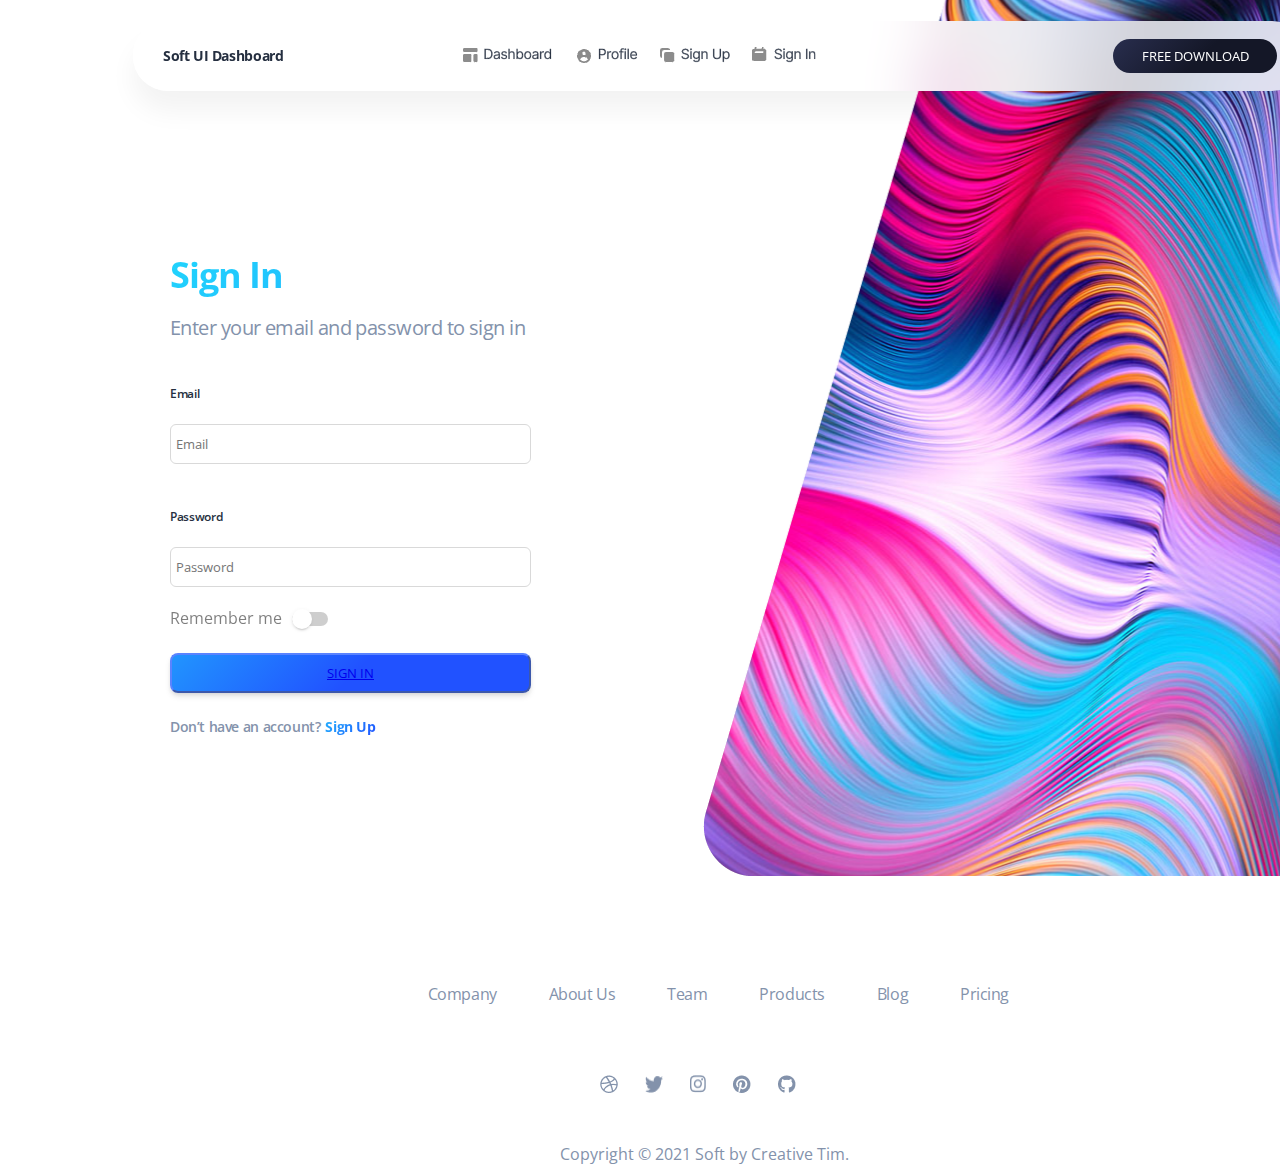
<file: проект в фигме five — копия/href home/index.html>
<!DOCTYPE html>
<html lang="en">

<head>
    <meta charset="UTF-8">
    <link rel="stylesheet" href="style1.css">
    <link rel="preconnect" href="https://fonts.googleapis.com">
    <link rel="preconnect" href="https://fonts.gstatic.com" crossorigin>
    <link
        href="https://fonts.googleapis.com/css2?family=Old+Standard+TT:ital,wght@0,400;0,700;1,400&family=Open+Sans:ital,wght@0,300..800;1,300..800&family=Roboto:ital,wght@0,100;0,300;0,400;0,500;0,700;0,900;1,100;1,300;1,400;1,500;1,700;1,900&display=swap"
        rel="stylesheet">
    <meta name="viewport" content="width=device-width, initial-scale=1.0">
    <title>Soft UI Dashboard-login</title>
</head>

<body>

    <div class="navbar">
        <div class="container">
            <div class="navbar-menu">
                <h1 class="logo-text">Soft UI Dashboard</h1>
                <div class="navbar-mini-texts">
                    <img src="img1/dashboard.png" alt="img">
                    <img src="img1/profile.png" alt="img">
                    <img src="img1/sign up.png" alt="img">
                    <img src="img1/sign n.png" alt="img">
                </div>

                <div class="button">
                    <button class="navbar-btn">FREE DOWNLOAD</button>
                </div>
            </div>
        </div>
    </div>

    <!-- sign -->

    <div class="sign-menu">
        <h1 class="big-text">Sign In</h1>

        <p class="small-text">Enter your email and password to sign in</p>

        <!-- 1 -->

        <p class="ultra-small-text">Email</p>
        <br>
        <input id="username" type="text" class="box-sign" placeholder="Email"></input>

        <!-- 2 -->
        <p class="ultra-small-text">Password</p>
        <br>
        <input id="password" class="box-sign2" placeholder="Password"></input>

        <br>
        <div class="cl-toggle-switch">
            <label class="cl-switch">
                <input type="checkbox">
                <span>Remember me</span>
            </label>
        </div>

        <br>

        <button class="color-btn" id="loginForm" onclick="login()"><a href="index2.html">SIGN IN</a></button>

        <div class="mini-texts">
            <p class="mini-text2">Don’t have an account?</p>
            <p class="mini-text3">Sign Up</p>
        </div>
    </div>

    <div class="image">
        <div class="big-image">
            <img src="img1/curved-lider.png" alt="" class="image-curved">
        </div>
    </div>

    <div class="final-text">
        <div class="final-just-text">
            <p class="just-texts">Company</p>
            <p class="just-texts">About Us</p>
            <p class="just-texts">Team</p>
            <p class="just-texts">Products</p>
            <p class="just-texts">Blog</p>
            <p class="just-texts">Pricing </p>
        </div>
    </div>

    <div class="icon">
        <img src="img1/basc.png" alt="" class="icons">
        <img src="img1/twitter.png" alt="" class="icons">
        <img src="img1/ins.png" alt="" class="icons">
        <img src="img1/pin.png" alt="" class="icons">
        <img src="img1/cat.png" alt="" class="icons">
    </div>

    <div class="license">
        <p class="license-text">Copyright © 2021 Soft by Creative Tim.</p>
    </div>

    <script>
        var attempts = 3; // Urinishlar soni
        var lockoutTime = 30; // Blok vaqti (sekund)

        function login() {
            var username = document.getElementById("username").value;
            var password = document.getElementById("password").value;

            if (username === "sardor" && password === "12345") {
                window.location.href = "yangi-sahifa.html";
                var audio = new Audio('beep.mp3');

            } else {
                attempts--;
                if (attempts == 0) {
                    document.getElementById("username").disabled = true;
                    document.getElementById("password").disabled = true;
                    document.getElementById("loginForm").style.opacity = 0.5;
                    setTimeout(resetAttempts, lockoutTime * 1000);
                    var audio = new Audio('beep.mp3');
                    audio.play();
                    
                    alert("3 marta xato kiritdingiz. Iltimos, " + lockoutTime + " sekund kutib, yana urinib ko'ring.");
                } else {
                    var audio = new Audio('beep.mp3');

                    audio.play();
                    document.getElementById("username").value = '';
                    document.getElementById("password").value = '';
                    document.getElementById("username").focus();
                    alert("Login yoki parol noto'g'ri! Qoldi: " + attempts + " urinish.");
                }
            }
        }

        function resetAttempts() {
            attempts = 3;
            document.getElementById("username").disabled = false;
            document.getElementById("password").disabled = false;
            document.getElementById("loginForm").style.opacity = 1;
        }
    </script>


</body>

</html>
</file>
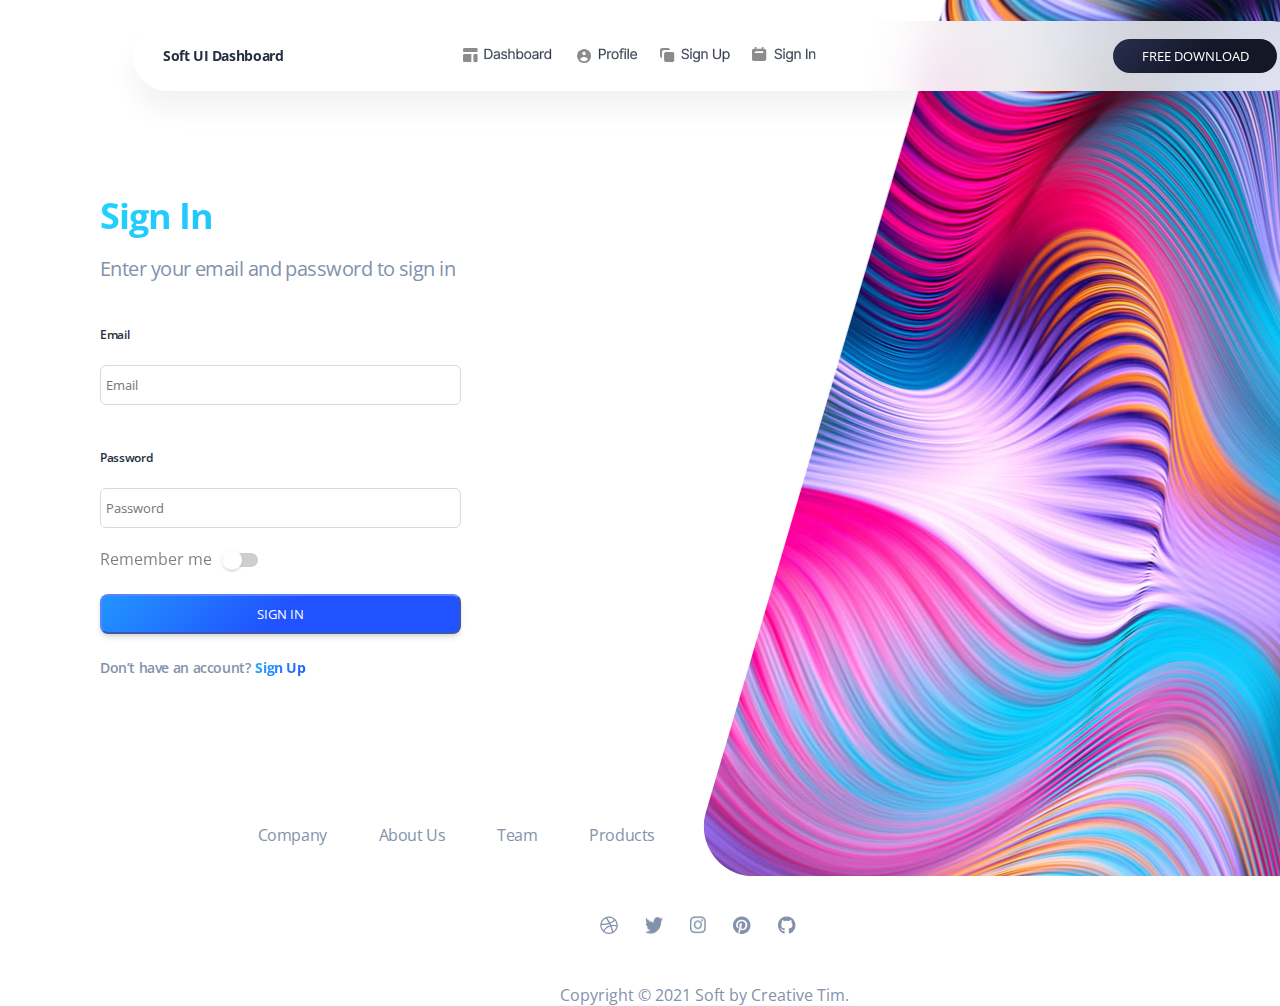
<file: проект в фигме five — копия/href home/index1.html>
<!DOCTYPE html>
<html lang="en">

<head>
    <meta charset="UTF-8">
    <link rel="stylesheet" href="style1.css">
    <link rel="preconnect" href="https://fonts.googleapis.com">
    <link rel="preconnect" href="https://fonts.gstatic.com" crossorigin>
    <link
        href="https://fonts.googleapis.com/css2?family=Old+Standard+TT:ital,wght@0,400;0,700;1,400&family=Open+Sans:ital,wght@0,300..800;1,300..800&family=Roboto:ital,wght@0,100;0,300;0,400;0,500;0,700;0,900;1,100;1,300;1,400;1,500;1,700;1,900&display=swap"
        rel="stylesheet">
    <meta name="viewport" content="width=device-width, initial-scale=1.0">
    <title>Soft UI Dashboard-login</title>
</head>

<body>

    <div class="navbar">
        <div class="container">
            <div class="navbar-menu">
                <h1 class="logo-text">Soft UI Dashboard</h1>
                <div class="navbar-mini-texts">
                    <img src="img1/dashboard.png" alt="img">
                    <img src="img1/profile.png" alt="img">
                    <img src="img1/sign up.png" alt="img">
                    <img src="img1/sign n.png" alt="img">
                </div>

                <div class="button">
                    <button class="navbar-btn">FREE DOWNLOAD</button>
                </div>
            </div>
        </div>
    </div>

    <!-- sign -->
    <div class="login-boss">
    <div class="loginForm">
        <h1 class="big-text">Sign In</h1>

        <p class="small-text">Enter your email and password to sign in</p>

        <!-- 1 -->

        <p class="ultra-small-text">Email</p>
        <br>
        <input id="username" type="text" class="box-sign" placeholder="Email"></input>

        <!-- 2 -->
        <p class="ultra-small-text">Password</p>
        <br>
        <input  type='password' id="password" class="box-sign2" placeholder="Password"></input>

        <br>
        <div class="cl-toggle-switch">
            <label class="cl-switch">
                <input type="checkbox">
                <span>Remember me</span>
            </label>
        </div>

        <br>

        <button class="color-btn" onclick="login()">SIGN IN</button>

        <div class="mini-texts">
            <p class="mini-text2">Don’t have an account?</p>
            <p class="mini-text3">Sign Up</p>
        </div>
    </div>
</div>

    <div class="image">
        <div class="big-image">
            <img src="img1/curved-lider.png" alt="" class="image-curved">
        </div>
    </div>

    <div class="final-text">
        <div class="final-just-text">
            <p class="just-texts">Company</p>
            <p class="just-texts">About Us</p>
            <p class="just-texts">Team</p>
            <p class="just-texts">Products</p>
            <p class="just-texts">Blog</p>
            <p class="just-texts">Pricing </p>
        </div>
    </div>

    <div class="icon">
        <img src="img1/basc.png" alt="" class="icons">
        <img src="img1/twitter.png" alt="" class="icons">
        <img src="img1/ins.png" alt="" class="icons">
        <img src="img1/pin.png" alt="" class="icons">
        <img src="img1/cat.png" alt="" class="icons">
    </div>

    <div class="license">
        <p class="license-text">Copyright © 2021 Soft by Creative Tim.</p>
    </div>

    <script>
        var attempts = 3; // Urinishlar soni
        var lockoutTime = 30; // Blok vaqti (sekund)

        function login() {
            var username = document.getElementById("username").value;
            var password = document.getElementById("password").value;

            if (username === "sardor" && password === "12345") {
                window.location.href = "index50.html";
            } else {
                attempts--;
                if (attempts == 0) {
                    document.getElementById("username").disabled = true;
                    document.getElementById("password").disabled = true;
                    document.getElementById("loginForm").style.opacity = 0.5;
                    setTimeout(resetAttempts, lockoutTime * 1000);
                    var audio = new Audio('beep.mp3');
                    audio.play();
                    alert("3 marta xato kiritdingiz. Iltimos, " + lockoutTime + " sekund kutib, yana urinib ko'ring.");
                } else {
                    var audio = new Audio('beep.mp3');

                    audio.play();
                    document.getElementById("username").value = '';
                    document.getElementById("password").value = '';
                    document.getElementById("username").focus();
                    alert("Login yoki parol noto'g'ri! Qoldi: " + attempts + " urinish.");
                }
            }
        }

        function resetAttempts() {
            attempts = 3;
            document.getElementById("username").disabled = false;
            document.getElementById("password").disabled = false;
            document.getElementById("loginForm").style.opacity = 1;
        }
    </script>


</body>

</html>
</file>
<file: проект в фигме five — копия/href home/style1.css>
* {
    padding: 0;
    margin: 0;
    box-sizing: border-box;
    font-family: "Open Sans", sans-serif;
    max-width: 1440px;
    max-height: 1137px;
}

body {
    max-width: 1440px;
    max-height: 1137px;
}

.navbar-menu {
    position: relative;
    left: 133px;
    margin-top: 21px;
    width: 1174px;
    height: 70px;
    border-radius: 35px;
    box-shadow: 0px 20px 27px 0px rgba(0, 0, 0, 0.05);
    backdrop-filter: blur(29.9px);
    background: rgba(255, 255, 255, 0.8);
    z-index: 2;
}

.logo-text {
    width: 121px;
    height: 19px;
    position: relative;
    top: 25px;
    left: 30px;

    color: rgb(37, 47, 64);
    font-size: 14px;
    font-weight: 700;
    line-height: -1px;
    letter-spacing: -0.39px;
    cursor: pointer;
}

.navbar-mini-texts {
    position: relative;
    left: 330px;
    top: 5px;
    display: flex;
    width: 500px;
    gap: 22px;
}

.navbar-btn {
    cursor: pointer;
    position: relative;
    width: 164px;
    height: 34px;
    border-radius: 17px;
    background: linear-gradient(135.00deg, rgb(58, 65, 111) -45.879%, rgb(20, 23, 39) 54.121%);
    left: 980px;
    bottom: 20px;
    border: none;
    color: white;
    transition: 1s ease all;
}

.navbar-btn:hover {
    transform: scale(1.1);
}

/* sign */

.big-text {
    background: linear-gradient(135.00deg, rgb(33, 212, 253), rgb(33, 82, 255));
    -webkit-background-clip:
        text;
    -webkit-text-fill-color:
        transparent;
    background-clip:
        text;
    text-fill-color:
        transparent;
    font-size: 36px;
    font-weight: 700;
    line-height: -1px;
    letter-spacing: -1px;
    text-align: left;
}

.small-text {
    color: rgb(131, 146, 171);
    font-size: 20px;
    font-weight: 400;
    line-height: -1px;
    letter-spacing: -0.55px;
    text-align: left;
    padding-top: 15px;
}

.ultra-small-text {
    color: rgb(37, 47, 64);
    font-size: 12px;
    font-weight: 600;
    line-height: -1px;
    letter-spacing: -0.33px;
    text-align: left;
    padding-top: 44px;
}

.box-sign {
    position: relative;
    padding-top: 0px;
    padding-left: 5px;
    text-align: left;
    width: 361px;
    height: 40px;
    border: 1px solid rgb(217, 217, 217);
    border-radius: 6px;

    background: rgb(255, 255, 255);
}

/* 2 */
.box-sign2 {
    position: relative;
    padding-top: 0px;
    padding-left: 5px;
    text-align: left;
    width: 361px;
    height: 40px;
    color: black;
    border: 1px solid rgb(217, 217, 217);
    border-radius: 6px;
    margin-bottom: 20px;
    background: rgb(255, 255, 255);
}

.cl-toggle-switch {
    cursor: pointer;
    position: relative;
}

.cl-switch {
    cursor: pointer;
    position: relative;
    display: inline-block;
}

/* Input */
.cl-switch>input {
    cursor: pointer;
    appearance: none;
    -moz-appearance: none;
    -webkit-appearance: none;
    z-index: -1;
    position: absolute;
    right: 6px;
    top: -8px;
    display: block;
    margin: 0;
    border-radius: 50%;
    width: 40px;
    height: 40px;
    background-color: rgb(0, 0, 0, 0.38);
    outline: none;
    opacity: 0;
    transform: scale(1);
    pointer-events: none;
    transition: opacity 0.3s 0.1s, transform 0.2s 0.1s;
}

/* Track */
.cl-switch>span::before {
    cursor: pointer;
    content: "";
    float: right;
    display: inline-block;
    margin: 5px 0 5px 10px;
    border-radius: 7px;
    width: 36px;
    height: 14px;
    background-color: rgb(0, 0, 0, 0.38);
    vertical-align: top;
    transition: background-color 0.2s, opacity 0.2s;
}

/* Thumb */
.cl-switch>span::after {
    cursor: pointer;
    content: "";
    position: absolute;
    top: 2px;
    right: 16px;
    border-radius: 50%;
    width: 20px;
    height: 20px;
    background-color: #fff;
    box-shadow: 0 3px 1px -2px rgba(0, 0, 0, 0.2), 0 2px 2px 0 rgba(0, 0, 0, 0.14), 0 1px 5px 0 rgba(0, 0, 0, 0.12);
    transition: background-color 0.2s, transform 0.2s;
}

/* Checked */
.cl-switch>input:checked {
    cursor: pointer;
    right: -10px;
    background-color: #85b8b7;
}

.cl-switch>input:checked+span::before {
    background-color: rgb(175, 192, 255);
    ;
}

.cl-switch>input:checked+span::after {
    background-color: rgb(33, 82, 255);
    ;
    transform: translateX(16px);
}

/* Hover, Focus */
.cl-switch:hover>input {
    opacity: 0.04;
}

.cl-switch>input:focus {
    opacity: 0.12;
}

.cl-switch:hover>input:focus {
    opacity: 0.16;
}

/* Active */
.cl-switch>input:active {
    opacity: 1;
    transform: scale(0);
    transition: transform 0s, opacity 0s;
}

.cl-switch>input:active+span::before {
    background-color: #8f8f8f;
}

.cl-switch>input:checked:active+span::before {
    background-color: #85b8b7;
}

/* Disabled */
.cl-switch>input:disabled {
    opacity: 0;
}

.cl-switch>input:disabled+span::before {
    background-color: #ddd;
}

.cl-switch>input:checked:disabled+span::before {
    background-color: #bfdbda;
}

.cl-switch>input:checked:disabled+span::after {
    background-color: #61b5b4;
}


.color-btn {
    width: 361px;
    height: 40px;
    border-radius: 8px;
    border-color: #5a83ff;
    color: white;
    box-shadow: 0px 2px 4px -1px rgba(0, 0, 0, 0.07), 0px 4px 6px -1px rgba(0, 0, 0, 0.12);
    background: linear-gradient(135.00deg, rgb(33, 212, 253) -48.787%, rgb(33, 82, 255) 51.213%);
}

.mini-text2 {
    padding-top: 24px;
    color: rgb(131, 146, 171);
    font-size: 14px;
    font-weight: 600;
    line-height: -1px;
    letter-spacing: -0.39px;
    float: left;
    cursor: pointer;
}

.mini-text3 {
    padding-top: 24px;
    margin-left: 5px;
    background: linear-gradient(135.00deg, rgb(33, 212, 253), rgb(33, 82, 255));
    -webkit-background-clip:
        text;
    -webkit-text-fill-color:
        transparent;
    background-clip:
        text;
    text-fill-color:
        transparent;
    font-size: 14px;
    font-weight: 700;
    line-height: -1px;
    letter-spacing: -0.39px;
    float: left;
    cursor: pointer;
}

/* .mini-texts{
  float: left;
} */

.sign-menu {
    padding-left: 170px;
    padding-top: 159px;
}

.image-curved {
    /* image */
    position: absolute;
    width: 753.5px;
    height: 876px;
    left: 686.5px;
    right: 0;
    top: 0;
    bottom: 261px;
    z-index: 0;
}

.final-text {
    color: rgb(131, 146, 171);
    font-size: 16px;
    font-weight: 400;
    line-height: -1px;
    letter-spacing: -0.44px;
}

.just-texts {
    float: left;
    display: flex;
    margin-left: 52px;
    gap: 52px;
    padding-top: 290px;
}

.license {
    width: 500px;
    padding-top: 30%;
    position: relative;
    left: 560px;
}

.license-text {
    color: rgb(131, 146, 171);
    font-size: 16px;
    font-weight: 400px;
}

.icon {
    float: left;
    display: flex;
    margin-left: 600px;
    padding-top: 70px;
    gap: 27px;
    margin-bottom: 50px;
    transition: 1s ease all;
}

span{
    opacity: 0.5;
    width: 100px;
    height: 100px;
}

/* BOSS-LOGO */

.login-boss{
    position: relative;
    left: 100px;
    top: 100px;
}
</file>
